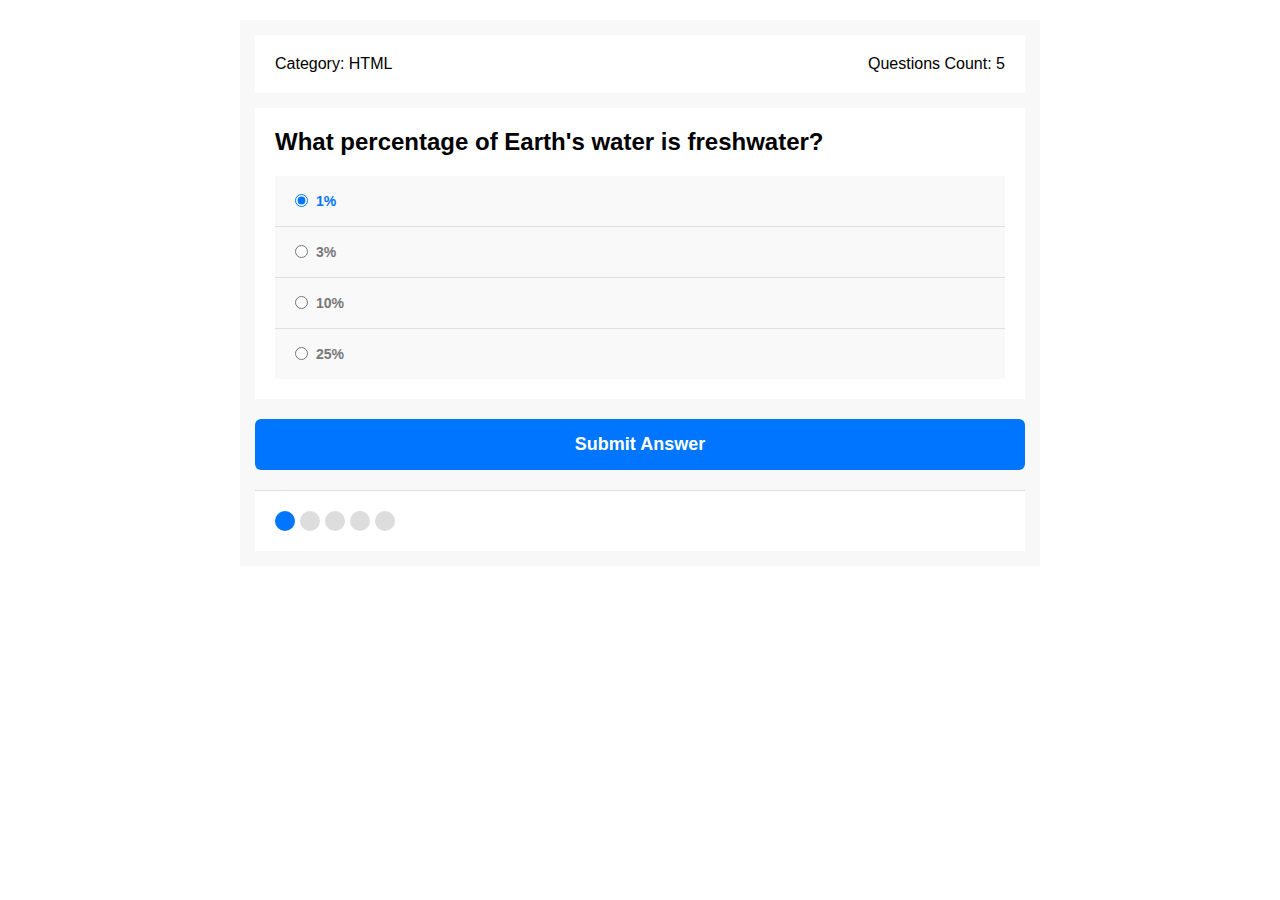
<file: quiz System/index.html>
<!DOCTYPE html>
<html lang="en">
  <head>
    <meta charset="UTF-8" />
    <meta name="viewport" content="width=device-width, initial-scale=1.0" />
    <title>Quiz App</title>
    <link rel="stylesheet" href="./style.css" />
  </head>
  <body>
    <div class="quiz-app">
      <div class="quiz-info">
        <div class="category">Category: <span>HTML</span></div>
        <div class="count">Questions Count: <span></span></div>
      </div>
      <div class="quiz-area"></div>
      <div class="answers-area"></div>
      <button class="submit-button">Submit Answer</button>
      <div class="bullets">
        <div class="spans"></div>
        <div class="countdown"></div>
      </div>
      <div class="results"></div>
    </div>
    <script src="./logic.js"></script>
  </body>
</html>
</file>
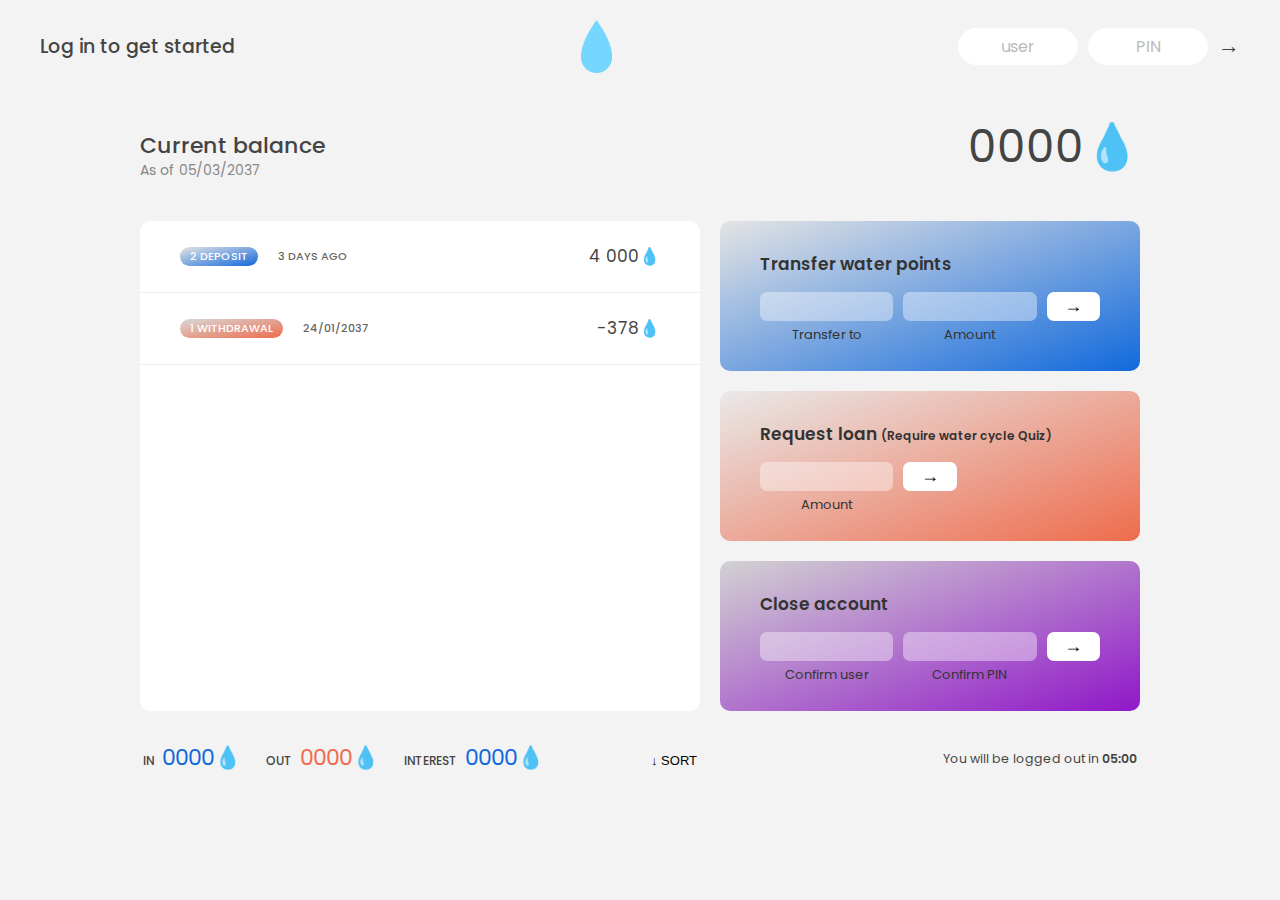
<file: Water Bank/index.html>
<!DOCTYPE html>
<html lang="en">
  <head>
    <meta charset="UTF-8" />
    <meta name="viewport" content="width=device-width, initial-scale=1.0" />
    <meta http-equiv="X-UA-Compatible" content="ie=edge" />
    <link rel="shortcut icon" type="image/png" href="/icon.png" />

    <link
      href="https://fonts.googleapis.com/css?family=Poppins:400,500,600&display=swap"
      rel="stylesheet"
    />

    <link rel="stylesheet" href="style.css" />
    <title>Bankist</title>
  </head>
  <body>
    <!-- TOP NAVIGATION -->
    <nav>
      <p class="welcome">Log in to get started</p>
      <img src="./thenewlogo.png" alt="Logo" class="logo" />
      <form class="login">
        <input
          type="text"
          placeholder="user"
          class="login__input login__input--user"
        />
        <!-- In practice, use type="password" -->
        <input
          type="text"
          placeholder="PIN"
          maxlength="4"
          class="login__input login__input--pin"
        />
        <button class="login__btn">&rarr;</button>
      </form>
    </nav>

    <main class="app">
      <!-- BALANCE -->
      <div class="balance">
        <div>
          <p class="balance__label">Current balance</p>
          <p class="balance__date">
            As of <span class="date">05/03/2037</span>
          </p>
        </div>
        <p class="balance__value">0000💧</p>
      </div>

      <!-- MOVEMENTS -->
      <div class="movements">
        <div class="movements__row">
          <div class="movements__type movements__type--deposit">2 deposit</div>
          <div class="movements__date">3 days ago</div>
          <div class="movements__value">4 000💧</div>
        </div>
        <div class="movements__row">
          <div class="movements__type movements__type--withdrawal">
            1 withdrawal
          </div>
          <div class="movements__date">24/01/2037</div>
          <div class="movements__value">-378💧</div>
        </div>
      </div>

      <!-- SUMMARY -->
      <div class="summary">
        <p class="summary__label">In</p>
        <p class="summary__value summary__value--in">0000💧</p>
        <p class="summary__label">Out</p>
        <p class="summary__value summary__value--out">0000💧</p>
        <p class="summary__label">Interest</p>
        <p class="summary__value summary__value--interest">0000💧</p>
        <button class="btn--sort">&downarrow; SORT</button>
      </div>

      <!-- OPERATION: TRANSFERS -->
      <div class="operation operation--transfer">
        <h2>Transfer water points</h2>
        <form class="form form--transfer">
          <input type="text" class="form__input form__input--to" />
          <input type="number" class="form__input form__input--amount" />
          <button class="form__btn form__btn--transfer">&rarr;</button>
          <label class="form__label">Transfer to</label>
          <label class="form__label">Amount</label>
        </form>
      </div>

      <!-- OPERATION: LOAN -->
      <div class="operation operation--loan">
        <h2>Request loan <span>(Require water cycle Quiz)</span></h2>
        <form class="form form--loan">
          <input type="number" class="form__input form__input--loan-amount" />
          <button class="form__btn form__btn--loan">&rarr;</button>
          <label class="form__label form__label--loan">Amount</label>
        </form>
      </div>

      <!-- OPERATION: CLOSE -->
      <div class="operation operation--close">
        <h2>Close account</h2>
        <form class="form form--close">
          <input type="text" class="form__input form__input--user" />
          <input
            type="password"
            maxlength="6"
            class="form__input form__input--pin"
          />
          <button class="form__btn form__btn--close">&rarr;</button>
          <label class="form__label">Confirm user</label>
          <label class="form__label">Confirm PIN</label>
        </form>
      </div>

      <!-- LOGOUT TIMER -->
      <p class="logout-timer">
        You will be logged out in <span class="timer">05:00</span>
      </p>
    </main>

    <!-- <footer>
      &copy; by Jonas Schmedtmann. Don't claim as your own :)
    </footer> -->

    <script src="script.js"></script>
  </body>
</html>
</file>
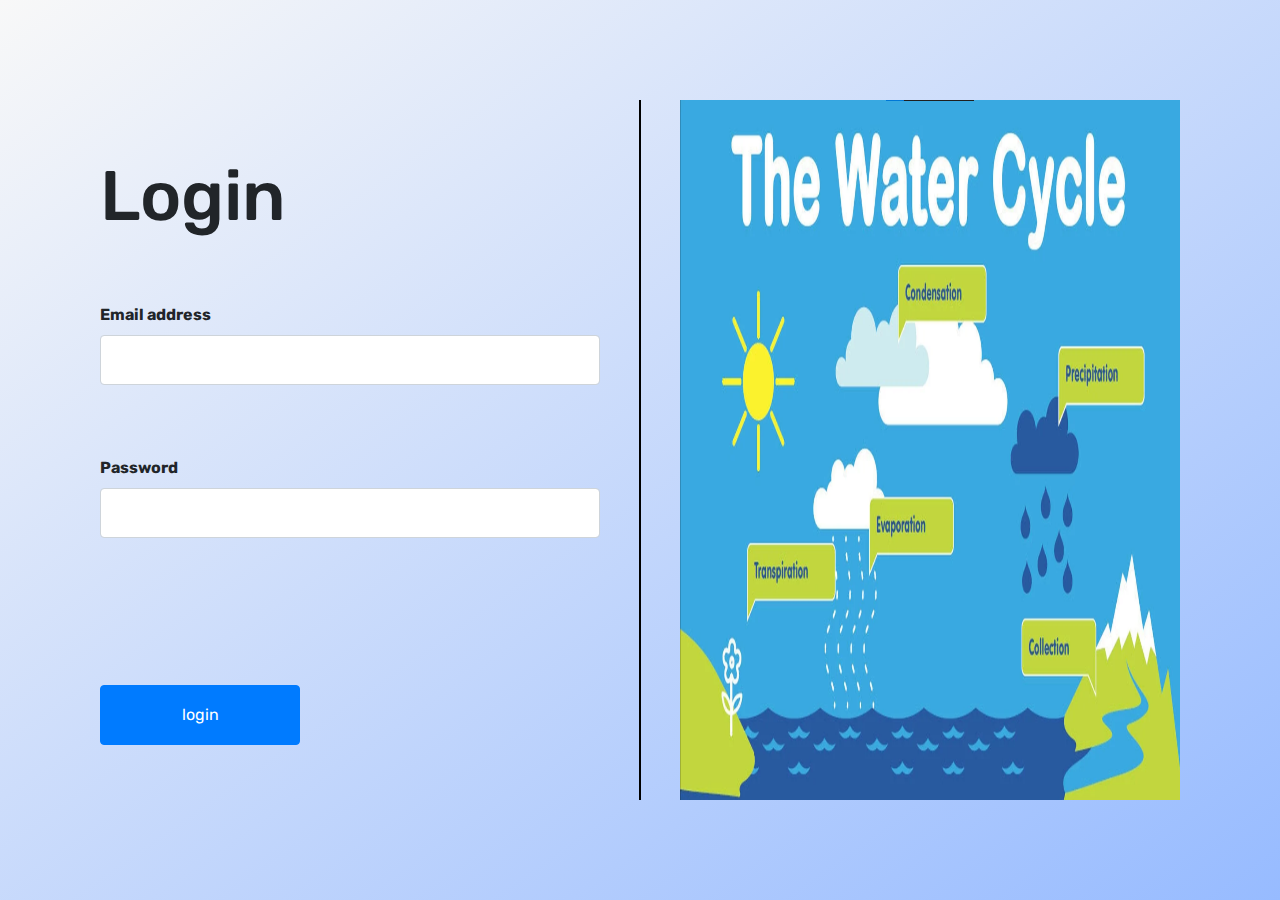
<file: HTML/login.html>
<!DOCTYPE html>
<html lang="en">
  <head>
    <meta charset="UTF-8" />
    <meta name="viewport" content="width=device-width, initial-scale=1.0" />
    <link rel="stylesheet" href="../CSS/login.css" />
    <link
      rel="stylesheet"
      href="https://cdnjs.cloudflare.com/ajax/libs/font-awesome/5.15.4/css/all.min.css"
    />
    <link
      rel="stylesheet"
      href="https://cdn.jsdelivr.net/npm/bootstrap@4.0.0/dist/css/bootstrap.min.css"
      integrity="sha384-Gn5384xqQ1aoWXA+058RXPxPg6fy4IWvTNh0E263XmFcJlSAwiGgFAW/dAiS6JXm"
      crossorigin="anonymous"
    />
    <link rel="preconnect" href="https://fonts.googleapis.com" />
    <link rel="preconnect" href="https://fonts.gstatic.com" crossorigin />
    <link
      href="https://fonts.googleapis.com/css2?family=Roboto:ital,wght@0,100;0,300;0,400;0,500;0,700;0,900;1,100;1,300;1,400;1,500;1,700;1,900&family=Rubik:ital,wght@0,300;0,400;0,500;0,600;0,700;0,800;0,900;1,300;1,400;1,500;1,600;1,700;1,800;1,900&family=Work+Sans:wght@200;300;400;500;600;700;800&display=swap"
      rel="stylesheet"
    />
    <title>Login</title>
  </head>
  <body>
    <div class="login-container">
      <div class="content">
        <h1>Login</h1>
        <div class="mb-3">
          <label for="exampleInputEmail1" class="form-label"
            >Email address</label
          >
          <input
            type="email"
            class="form-control field mail-input-login"
            id="exampleInputEmail1"
            aria-describedby="emailHelp"
          />
        </div>
        <div class="mb-3">
          <label for="exampleInputPassword1" class="form-label">Password</label>
          <input
            type="password"
            class="form-control field password-input-login"
            id="exampleInputPassword1"
          />
        </div>
        <p class="alert-wrong-data">
          *Wrong Data, Please check the Mail or Password !
        </p>
        <a href="./main.html">
          <button
            type="submit"
            class="btn btn-primary button-login login-btn-enter"
          >
            login
          </button>
        </a>
      </div>
      <img src="../images/login_img1.jpg" alt="" />
    </div>
    <link rel="stylesheet" href="../bootStrap/all.min.js" />
    <link rel="stylesheet" href="../bootStrap/bootstrap.bundle.min.js" />
    <link rel="stylesheet" href="../bootStrap/bootstrap.bundle.min.js.map" />
    <script src="../Data/main.js"></script>
  </body>
</html>
</file>
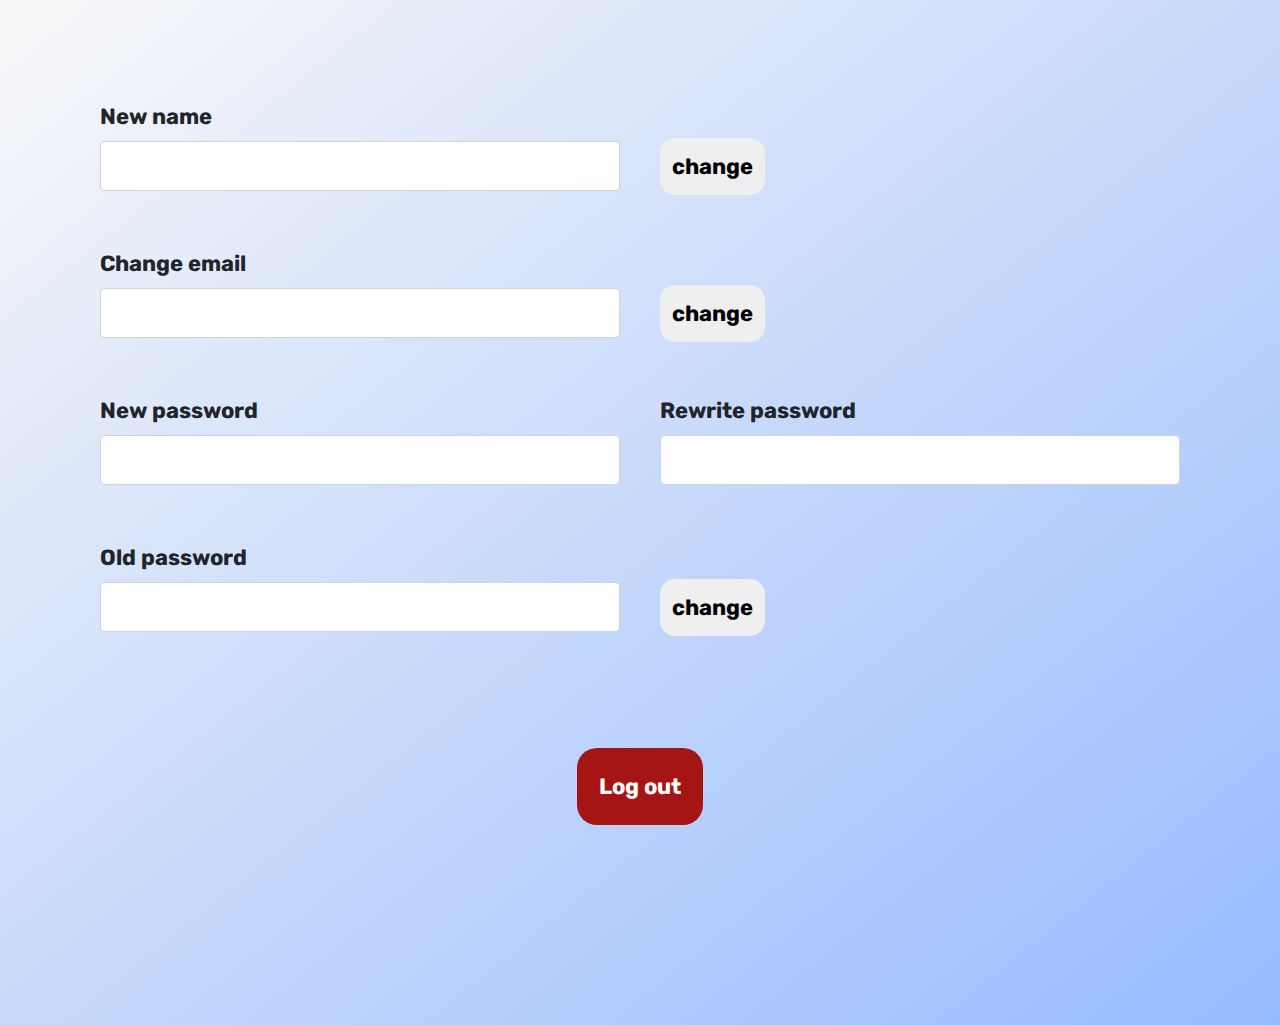
<file: HTML/setting.html>
<!DOCTYPE html>
<html lang="en">
  <head>
    <meta charset="UTF-8" />
    <meta name="viewport" content="width=device-width, initial-scale=1.0" />
    <link rel="stylesheet" href="../CSS/setting.css" />
    <link
      rel="stylesheet"
      href="https://cdnjs.cloudflare.com/ajax/libs/font-awesome/5.15.4/css/all.min.css"
    />
    <link
      rel="stylesheet"
      href="https://cdn.jsdelivr.net/npm/bootstrap@4.0.0/dist/css/bootstrap.min.css"
      integrity="sha384-Gn5384xqQ1aoWXA+058RXPxPg6fy4IWvTNh0E263XmFcJlSAwiGgFAW/dAiS6JXm"
      crossorigin="anonymous"
    />
    <link rel="preconnect" href="https://fonts.googleapis.com" />
    <link rel="preconnect" href="https://fonts.gstatic.com" crossorigin />
    <link
      href="https://fonts.googleapis.com/css2?family=Roboto:ital,wght@0,100;0,300;0,400;0,500;0,700;0,900;1,100;1,300;1,400;1,500;1,700;1,900&family=Rubik:ital,wght@0,300;0,400;0,500;0,600;0,700;0,800;0,900;1,300;1,400;1,500;1,600;1,700;1,800;1,900&family=Work+Sans:wght@200;300;400;500;600;700;800&display=swap"
      rel="stylesheet"
    />
    <title>Login</title>
  </head>
  <body>
    <div class="setting-container">
      <form action="">
        <div class="mb-3">
          <label for="name" class="form-label label-title">New name</label>
          <input
            type="text"
            class="form-control input-field"
            id="name"
            aria-describedby="emailHelp"
          />
        </div>
        <div class="change">
          <button>change</button>
        </div>
        <div class="mb-3">
          <label for="exampleInputEmail1" class="form-label label-title"
            >Change email</label
          >
          <input
            type="email"
            class="form-control input-field"
            id="exampleInputEmail1"
            aria-describedby="emailHelp"
          />
        </div>
        <div class="change">
          <button>change</button>
        </div>
        <div class="mb-3">
          <label for="exampleInputPassword1" class="form-label label-title"
            >New password</label
          >
          <input
            type="password"
            class="form-control input-field"
            id="exampleInputPassword1"
          />
        </div>
        <div class="mb-3">
          <label for="exampleInputPassword1" class="form-label label-title"
            >Rewrite password</label
          >
          <input
            type="password"
            class="form-control input-field"
            id="exampleInputPassword1"
          />
        </div>
        <div class="mb-3">
          <label for="exampleInputPassword1" class="form-label label-title"
            >Old password</label
          >
          <input
            type="password"
            class="form-control input-field"
            id="exampleInputPassword1"
          />
        </div>
        <div class="change">
          <button>change</button>
        </div>
      </form>
      <div class="logout">
        <a href="./start.html"><button>Log out</button></a>
      </div>
    </div>
    <link rel="stylesheet" href="../bootStrap/all.min.js" />
    <link rel="stylesheet" href="../bootStrap/bootstrap.bundle.min.js" />
    <link rel="stylesheet" href="../bootStrap/bootstrap.bundle.min.js.map" />
  </body>
</html>
</file>
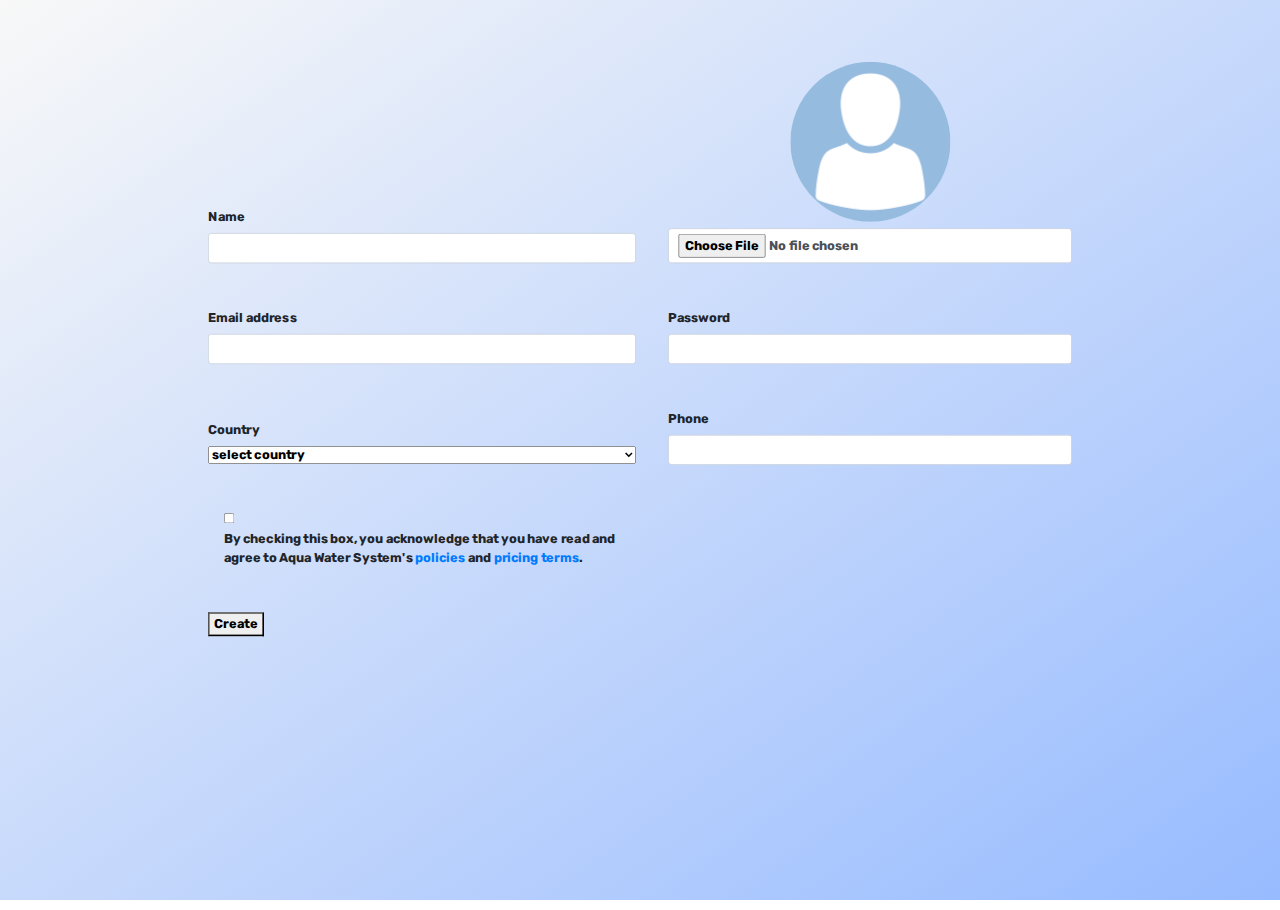
<file: HTML/sign up.html>
<!DOCTYPE html>
<html lang="en">
  <head>
    <meta charset="UTF-8" />
    <meta name="viewport" content="width=device-width, initial-scale=1.0" />
    <link rel="stylesheet" href="../CSS/sign up.css" />
    <link
      rel="stylesheet"
      href="https://cdnjs.cloudflare.com/ajax/libs/font-awesome/5.15.4/css/all.min.css"
    />
    <link
      rel="stylesheet"
      href="https://cdn.jsdelivr.net/npm/bootstrap@4.0.0/dist/css/bootstrap.min.css"
      integrity="sha384-Gn5384xqQ1aoWXA+058RXPxPg6fy4IWvTNh0E263XmFcJlSAwiGgFAW/dAiS6JXm"
      crossorigin="anonymous"
    />
    <link rel="preconnect" href="https://fonts.googleapis.com" />
    <link rel="preconnect" href="https://fonts.gstatic.com" crossorigin />
    <link
      href="https://fonts.googleapis.com/css2?family=Roboto:ital,wght@0,100;0,300;0,400;0,500;0,700;0,900;1,100;1,300;1,400;1,500;1,700;1,900&family=Rubik:ital,wght@0,300;0,400;0,500;0,600;0,700;0,800;0,900;1,300;1,400;1,500;1,600;1,700;1,800;1,900&family=Work+Sans:wght@200;300;400;500;600;700;800&display=swap"
      rel="stylesheet"
    />
    <title>Create account</title>
  </head>
  <body>
    <div class="sign-up-container">
      <form action="">
        <div class="mb-3">
          <label for="name" class=" ">Name</label>
          <input
            type="text"
            class="form-control"
            id="name"
            aria-describedby="emailHelp"
          />
        </div>
        <div class="mb-3">
          <label class="upload-label" for="formFile"
            ><img class="upload_photo" src="../images/avatar.png" alt=""
          /></label>
          <input
            class="form-control"
            type="file"
            id="formFile"
            placeholder="Upload"
          />
        </div>
        <div class="mb-3">
          <label for="exampleInputEmail1" class="form-label-mail"
            >Email address</label
          >
          <input
            type="email"
            class="form-control"
            id="exampleInputEmail1"
            aria-describedby="emailHelp"
          />
        </div>
        <div class="mb-3">
          <label for="exampleInputPassword1" class="form-label-password"
            >Password</label
          >
          <input
            type="password"
            class="form-control"
            id="exampleInputPassword1"
          />
        </div>
        <div class="mb-3">
          <label for="validationDefault03" class="form-label-country"
            >Country</label
          >
          <select
            class="form-select"
            id="validationDefault03"
            required
            name="country"
          >
            <option>select country</option>
            <option value="AF">Afghanistan</option>
            <option value="AX">Aland Islands</option>
            <option value="AL">Albania</option>
            <option value="DZ">Algeria</option>
            <option value="AS">American Samoa</option>
            <option value="AD">Andorra</option>
            <option value="AO">Angola</option>
            <option value="AI">Anguilla</option>
            <option value="AQ">Antarctica</option>
            <option value="AG">Antigua and Barbuda</option>
            <option value="AR">Argentina</option>
            <option value="AM">Armenia</option>
            <option value="AW">Aruba</option>
            <option value="AU">Australia</option>
            <option value="AT">Austria</option>
            <option value="AZ">Azerbaijan</option>
            <option value="BS">Bahamas</option>
            <option value="BH">Bahrain</option>
            <option value="BD">Bangladesh</option>
            <option value="BB">Barbados</option>
            <option value="BY">Belarus</option>
            <option value="BE">Belgium</option>
            <option value="BZ">Belize</option>
            <option value="BJ">Benin</option>
            <option value="BM">Bermuda</option>
            <option value="BT">Bhutan</option>
            <option value="BO">Bolivia</option>
            <option value="BQ">Bonaire, Sint Eustatius and Saba</option>
            <option value="BA">Bosnia and Herzegovina</option>
            <option value="BW">Botswana</option>
            <option value="BV">Bouvet Island</option>
            <option value="BR">Brazil</option>
            <option value="IO">British Indian Ocean Territory</option>
            <option value="BN">Brunei Darussalam</option>
            <option value="BG">Bulgaria</option>
            <option value="BF">Burkina Faso</option>
            <option value="BI">Burundi</option>
            <option value="KH">Cambodia</option>
            <option value="CM">Cameroon</option>
            <option value="CA">Canada</option>
            <option value="CV">Cape Verde</option>
            <option value="KY">Cayman Islands</option>
            <option value="CF">Central African Republic</option>
            <option value="TD">Chad</option>
            <option value="CL">Chile</option>
            <option value="CN">China</option>
            <option value="CX">Christmas Island</option>
            <option value="CC">Cocos (Keeling) Islands</option>
            <option value="CO">Colombia</option>
            <option value="KM">Comoros</option>
            <option value="CG">Congo</option>
            <option value="CD">Congo, Democratic Republic of the Congo</option>
            <option value="CK">Cook Islands</option>
            <option value="CR">Costa Rica</option>
            <option value="CI">Cote D'Ivoire</option>
            <option value="HR">Croatia</option>
            <option value="CU">Cuba</option>
            <option value="CW">Curacao</option>
            <option value="CY">Cyprus</option>
            <option value="CZ">Czech Republic</option>
            <option value="DK">Denmark</option>
            <option value="DJ">Djibouti</option>
            <option value="DM">Dominica</option>
            <option value="DO">Dominican Republic</option>
            <option value="EC">Ecuador</option>
            <option value="EG">Egypt</option>
            <option value="SV">El Salvador</option>
            <option value="GQ">Equatorial Guinea</option>
            <option value="ER">Eritrea</option>
            <option value="EE">Estonia</option>
            <option value="ET">Ethiopia</option>
            <option value="FK">Falkland Islands (Malvinas)</option>
            <option value="FO">Faroe Islands</option>
            <option value="FJ">Fiji</option>
            <option value="FI">Finland</option>
            <option value="FR">France</option>
            <option value="GF">French Guiana</option>
            <option value="PF">French Polynesia</option>
            <option value="TF">French Southern Territories</option>
            <option value="GA">Gabon</option>
            <option value="GM">Gambia</option>
            <option value="GE">Georgia</option>
            <option value="DE">Germany</option>
            <option value="GH">Ghana</option>
            <option value="GI">Gibraltar</option>
            <option value="GR">Greece</option>
            <option value="GL">Greenland</option>
            <option value="GD">Grenada</option>
            <option value="GP">Guadeloupe</option>
            <option value="GU">Guam</option>
            <option value="GT">Guatemala</option>
            <option value="GG">Guernsey</option>
            <option value="GN">Guinea</option>
            <option value="GW">Guinea-Bissau</option>
            <option value="GY">Guyana</option>
            <option value="HT">Haiti</option>
            <option value="HM">Heard Island and Mcdonald Islands</option>
            <option value="VA">Holy See (Vatican City State)</option>
            <option value="HN">Honduras</option>
            <option value="HK">Hong Kong</option>
            <option value="HU">Hungary</option>
            <option value="IS">Iceland</option>
            <option value="IN">India</option>
            <option value="ID">Indonesia</option>
            <option value="IR">Iran, Islamic Republic of</option>
            <option value="IQ">Iraq</option>
            <option value="IE">Ireland</option>
            <option value="IM">Isle of Man</option>
            <option value="IL">Israel</option>
            <option value="IT">Italy</option>
            <option value="JM">Jamaica</option>
            <option value="JP">Japan</option>
            <option value="JE">Jersey</option>
            <option value="JO">Jordan</option>
            <option value="KZ">Kazakhstan</option>
            <option value="KE">Kenya</option>
            <option value="KI">Kiribati</option>
            <option value="KP">Korea, Democratic People's Republic of</option>
            <option value="KR">Korea, Republic of</option>
            <option value="XK">Kosovo</option>
            <option value="KW">Kuwait</option>
            <option value="KG">Kyrgyzstan</option>
            <option value="LA">Lao People's Democratic Republic</option>
            <option value="LV">Latvia</option>
            <option value="LB">Lebanon</option>
            <option value="LS">Lesotho</option>
            <option value="LR">Liberia</option>
            <option value="LY">Libyan Arab Jamahiriya</option>
            <option value="LI">Liechtenstein</option>
            <option value="LT">Lithuania</option>
            <option value="LU">Luxembourg</option>
            <option value="MO">Macao</option>
            <option value="MK">
              Macedonia, the Former Yugoslav Republic of
            </option>
            <option value="MG">Madagascar</option>
            <option value="MW">Malawi</option>
            <option value="MY">Malaysia</option>
            <option value="MV">Maldives</option>
            <option value="ML">Mali</option>
            <option value="MT">Malta</option>
            <option value="MH">Marshall Islands</option>
            <option value="MQ">Martinique</option>
            <option value="MR">Mauritania</option>
            <option value="MU">Mauritius</option>
            <option value="YT">Mayotte</option>
            <option value="MX">Mexico</option>
            <option value="FM">Micronesia, Federated States of</option>
            <option value="MD">Moldova, Republic of</option>
            <option value="MC">Monaco</option>
            <option value="MN">Mongolia</option>
            <option value="ME">Montenegro</option>
            <option value="MS">Montserrat</option>
            <option value="MA">Morocco</option>
            <option value="MZ">Mozambique</option>
            <option value="MM">Myanmar</option>
            <option value="NA">Namibia</option>
            <option value="NR">Nauru</option>
            <option value="NP">Nepal</option>
            <option value="NL">Netherlands</option>
            <option value="AN">Netherlands Antilles</option>
            <option value="NC">New Caledonia</option>
            <option value="NZ">New Zealand</option>
            <option value="NI">Nicaragua</option>
            <option value="NE">Niger</option>
            <option value="NG">Nigeria</option>
            <option value="NU">Niue</option>
            <option value="NF">Norfolk Island</option>
            <option value="MP">Northern Mariana Islands</option>
            <option value="NO">Norway</option>
            <option value="OM">Oman</option>
            <option value="PK">Pakistan</option>
            <option value="PW">Palau</option>
            <option value="PS">Palestinian Territory, Occupied</option>
            <option value="PA">Panama</option>
            <option value="PG">Papua New Guinea</option>
            <option value="PY">Paraguay</option>
            <option value="PE">Peru</option>
            <option value="PH">Philippines</option>
            <option value="PN">Pitcairn</option>
            <option value="PL">Poland</option>
            <option value="PT">Portugal</option>
            <option value="PR">Puerto Rico</option>
            <option value="QA">Qatar</option>
            <option value="RE">Reunion</option>
            <option value="RO">Romania</option>
            <option value="RU">Russian Federation</option>
            <option value="RW">Rwanda</option>
            <option value="BL">Saint Barthelemy</option>
            <option value="SH">Saint Helena</option>
            <option value="KN">Saint Kitts and Nevis</option>
            <option value="LC">Saint Lucia</option>
            <option value="MF">Saint Martin</option>
            <option value="PM">Saint Pierre and Miquelon</option>
            <option value="VC">Saint Vincent and the Grenadines</option>
            <option value="WS">Samoa</option>
            <option value="SM">San Marino</option>
            <option value="ST">Sao Tome and Principe</option>
            <option value="SA">Saudi Arabia</option>
            <option value="SN">Senegal</option>
            <option value="RS">Serbia</option>
            <option value="CS">Serbia and Montenegro</option>
            <option value="SC">Seychelles</option>
            <option value="SL">Sierra Leone</option>
            <option value="SG">Singapore</option>
            <option value="SX">Sint Maarten</option>
            <option value="SK">Slovakia</option>
            <option value="SI">Slovenia</option>
            <option value="SB">Solomon Islands</option>
            <option value="SO">Somalia</option>
            <option value="ZA">South Africa</option>
            <option value="GS">
              South Georgia and the South Sandwich Islands
            </option>
            <option value="SS">South Sudan</option>
            <option value="ES">Spain</option>
            <option value="LK">Sri Lanka</option>
            <option value="SD">Sudan</option>
            <option value="SR">Suriname</option>
            <option value="SJ">Svalbard and Jan Mayen</option>
            <option value="SZ">Swaziland</option>
            <option value="SE">Sweden</option>
            <option value="CH">Switzerland</option>
            <option value="SY">Syrian Arab Republic</option>
            <option value="TW">Taiwan, Province of China</option>
            <option value="TJ">Tajikistan</option>
            <option value="TZ">Tanzania, United Republic of</option>
            <option value="TH">Thailand</option>
            <option value="TL">Timor-Leste</option>
            <option value="TG">Togo</option>
            <option value="TK">Tokelau</option>
            <option value="TO">Tonga</option>
            <option value="TT">Trinidad and Tobago</option>
            <option value="TN">Tunisia</option>
            <option value="TR">Turkey</option>
            <option value="TM">Turkmenistan</option>
            <option value="TC">Turks and Caicos Islands</option>
            <option value="TV">Tuvalu</option>
            <option value="UG">Uganda</option>
            <option value="UA">Ukraine</option>
            <option value="AE">United Arab Emirates</option>
            <option value="GB">United Kingdom</option>
            <option value="US">United States</option>
            <option value="UM">United States Minor Outlying Islands</option>
            <option value="UY">Uruguay</option>
            <option value="UZ">Uzbekistan</option>
            <option value="VU">Vanuatu</option>
            <option value="VE">Venezuela</option>
            <option value="VN">Viet Nam</option>
            <option value="VG">Virgin Islands, British</option>
            <option value="VI">Virgin Islands, U.s.</option>
            <option value="WF">Wallis and Futuna</option>
            <option value="EH">Western Sahara</option>
            <option value="YE">Yemen</option>
            <option value="ZM">Zambia</option>
            <option value="ZW">Zimbabwe</option>
          </select>
        </div>
        <div class="mb-3">
          <label for="phone" class="form-label-phone">Phone</label>
          <input
            type="tel"
            class="form-control"
            id="phone"
            aria-describedby="emailHelp"
          />
        </div>
        <div class="mb-3 form-check privacy">
          <input
            type="checkbox"
            class="form-check-input-terms"
            id="exampleCheck1"
          />
          <label class="form-check-label" for="exampleCheck1"
            >By checking this box, you acknowledge that you have read and agree
            to Aqua Water System's <a href="#">policies</a> and
            <a href="#">pricing terms</a>.</label
          >
        </div>
        <div></div>

        <a href="#">
          <button
            class="buttonFormCreateNewAccount"
            type="submit"
            class="btn btn-primary"
          >
            Create
          </button>
        </a>
      </form>
    </div>
    <link rel="stylesheet" href="../bootStrap/all.min.js" />
    <link rel="stylesheet" href="../bootStrap/bootstrap.bundle.min.js" />
    <link rel="stylesheet" href="../bootStrap/bootstrap.bundle.min.js.map" />
    <script src="../Data/main.js"></script>
  </body>
</html>
</file>
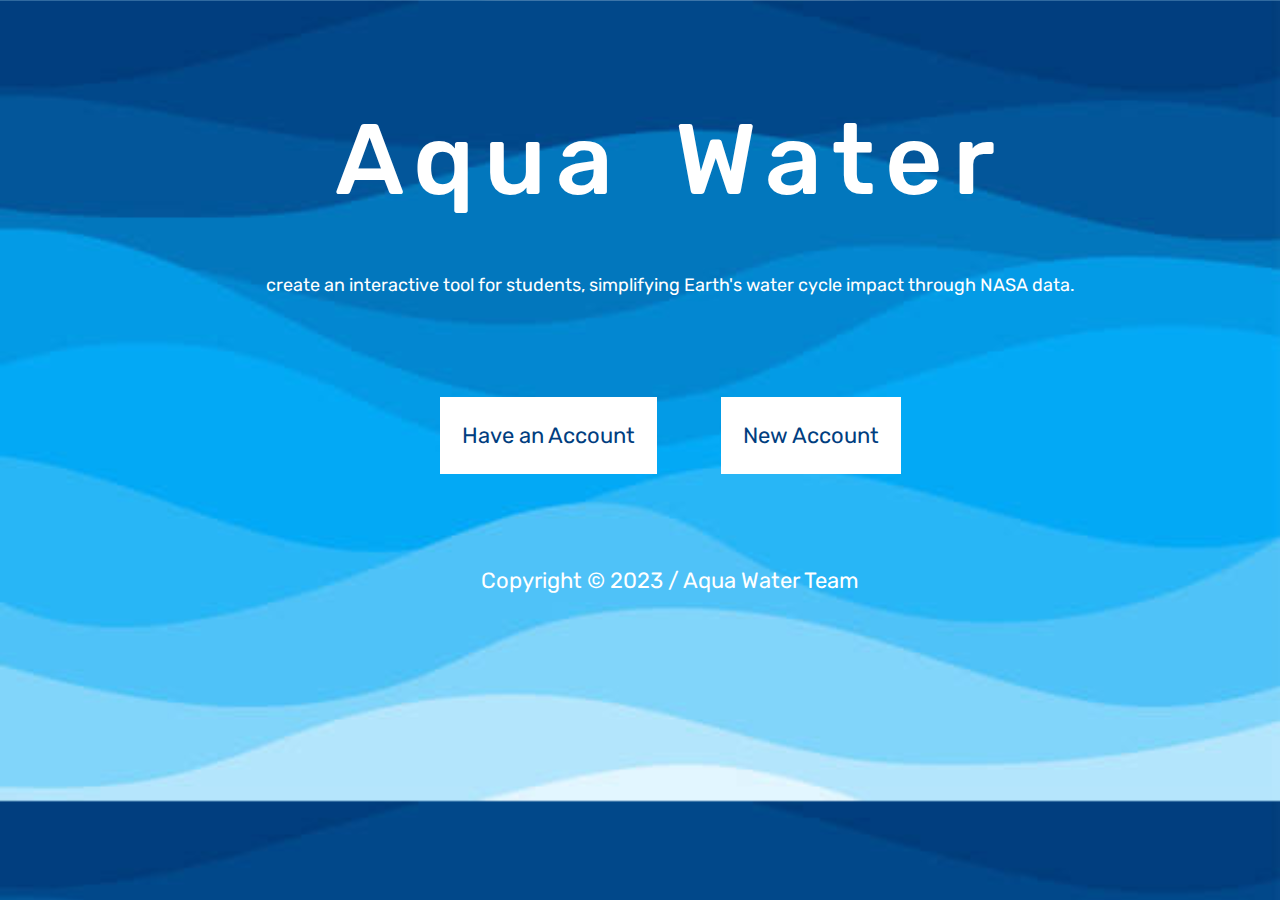
<file: HTML/start.html>
<!DOCTYPE html>
<html lang="en">
  <head>
    <meta charset="UTF-8" />
    <meta name="viewport" content="width=device-width, initial-scale=1.0" />
    <title>start</title>
    <link
      rel="stylesheet"
      href="../bootStrap/cdn.jsdelivr.net_npm_bootstrap@4.0.0_dist_css_bootstrap.min.css"
    />
    <link
      rel="stylesheet"
      href="../bootStrap/cdnjs.cloudflare.com_ajax_libs_font-awesome_5.15.4_css_all.min.css"
    />

    <link rel="stylesheet" href="../CSS/start.css" />
    <link rel="preconnect" href="https://fonts.googleapis.com" />
    <link rel="preconnect" href="https://fonts.gstatic.com" crossorigin />
    <link
      href="https://fonts.googleapis.com/css2?family=Roboto:ital,wght@0,100;0,300;0,400;0,500;0,700;0,900;1,100;1,300;1,400;1,500;1,700;1,900&family=Rubik:ital,wght@0,300;0,400;0,500;0,600;0,700;0,800;0,900;1,300;1,400;1,500;1,600;1,700;1,800;1,900&family=Work+Sans:wght@200;300;400;500;600;700;800&display=swap"
      rel="stylesheet"
    />
  </head>
  <body>
    <div class="container">
      <h1>Aqua Water</h1>
      <p>
        create an interactive tool for students, simplifying Earth's water cycle
        impact through NASA data.
      </p>
      <a href="./main.html"><button class="startBtn">Start</button></a>
      <div class="chooseStart">
        <a href="./login.html"
          ><button class="LoginBtn">Have an Account</button></a
        >
        <a href="./sign up.html"
          ><button class="SignUPBtn">New Account</button></a
        >
      </div>
      <div class="copy">Copyright &copy; 2023 / Aqua Water Team</div>
    </div>
  </body>
</html>
</file>
<file: quiz System/style.css>
* {
  box-sizing: border-box;
}
body {
  font-family: Tahoma, Arial;
}
.quiz-app {
  margin: 20px auto;
  width: 800px;
  background-color: #f8f8f8;
  padding: 15px;
}
.quiz-app .quiz-info {
  display: flex;
  background-color: #fff;
  padding: 20px;
}
.quiz-app .quiz-info .category {
  flex: 1;
}
.quiz-app .quiz-info .count {
  flex: 1;
  text-align: right;
}
.quiz-app .quiz-area {
  background-color: #fff;
  padding: 20px;
  margin-top: 15px;
}
.quiz-app .quiz-area h2 {
  margin: 0;
}
.quiz-app .answers-area {
  background-color: #fff;
  padding: 0 20px 20px;
}
.quiz-app .answers-area .answer {
  background-color: #f9f9f9;
  padding: 15px;
}
.quiz-app .answers-area .answer:not(:last-child) {
  border-bottom: 1px solid #dfdfdf;
}
.quiz-app .answers-area .answer input[type="Radio"]:checked + label {
  color: #0075ff;
}
.quiz-app .answers-area .answer label {
  cursor: pointer;
  font-weight: bold;
  color: #777;
  font-size: 14px;
  margin-left: 5px;
  position: relative;
  top: -1px;
}
.quiz-app .submit-button {
  background-color: #0075ff;
  display: block;
  width: 100%;
  padding: 15px;
  border: none;
  color: #fff;
  font-weight: bold;
  font-size: 18px;
  cursor: pointer;
  border-radius: 6px;
  margin: 20px auto;
}
.quiz-app .submit-button:focus {
  outline: none;
}
.quiz-app .bullets {
  border-top: 1px solid #dfdfdf;
  background-color: #fff;
  display: flex;
  padding: 20px;
}
.quiz-app .bullets .spans {
  flex: 1;
  display: flex;
}
.quiz-app .bullets .spans span {
  width: 20px;
  height: 20px;
  background-color: #ddd;
  margin-right: 5px;
  border-radius: 50%;
}
.quiz-app .bullets .spans span.on {
  background-color: #0075ff;
}
.quiz-app .results span {
  font-weight: bold;
}
.quiz-app .results span.bad {
  color: #dc0a0a;
}
.quiz-app .results span.good {
  color: #009688;
}
.quiz-app .results span.perfect {
  color: #0075ff;
}
</file>
<file: Water Bank/style.css>
/*
 * Use this CSS to learn some intersting techniques,
 * in case you're wondering how I built the UI.
 * Have fun! 😁
 */

* {
  margin: 0;
  padding: 0;
  box-sizing: inherit;
}

html {
  font-size: 62.5%;
  box-sizing: border-box;
}

body {
  font-family: 'Poppins', sans-serif;
  color: #444;
  background-color: #f3f3f3;
  height: 100vh;
  padding: 2rem;
}

nav {
  display: flex;
  justify-content: space-between;
  align-items: center;
  padding: 0 2rem;
}

.welcome {
  font-size: 1.9rem;
  font-weight: 500;
}

.logo {
  height: 5.25rem;
}

.login {
  display: flex;
}

.login__input {
  border: none;
  padding: 0.5rem 2rem;
  font-size: 1.6rem;
  font-family: inherit;
  text-align: center;
  width: 12rem;
  border-radius: 10rem;
  margin-right: 1rem;
  color: inherit;
  border: 1px solid #fff;
  transition: all 0.3s;
}

.login__input:focus {
  outline: none;
  border: 1px solid #ccc;
}

.login__input::placeholder {
  color: #bbb;
}

.login__btn {
  border: none;
  background: none;
  font-size: 2.2rem;
  color: inherit;
  cursor: pointer;
  transition: all 0.3s;
}

.login__btn:hover,
.login__btn:focus,
.btn--sort:hover,
.btn--sort:focus {
  outline: none;
  color: #777;
}

/* MAIN */
.app {
  position: relative;
  max-width: 100rem;
  margin: 4rem auto;
  display: grid;
  grid-template-columns: 4fr 3fr;
  grid-template-rows: auto repeat(3, 15rem) auto;
  gap: 2rem;

  /* NOTE This creates the fade in/out anumation */
  opacity: 1;
  transition: all 1s;
}

.balance {
  grid-column: 1 / span 2;
  display: flex;
  align-items: flex-end;
  justify-content: space-between;
  margin-bottom: 2rem;
}

.balance__label {
  font-size: 2.2rem;
  font-weight: 500;
  margin-bottom: -0.2rem;
}

.balance__date {
  font-size: 1.4rem;
  color: #888;
}

.balance__value {
  font-size: 4.5rem;
  font-weight: 400;
}

/* MOVEMENTS */
.movements {
  grid-row: 2 / span 3;
  background-color: #fff;
  border-radius: 1rem;
  overflow: scroll;
}

.movements__row {
  padding: 2.25rem 4rem;
  display: flex;
  align-items: center;
  border-bottom: 1px solid #eee;
}

.movements__type {
  font-size: 1.1rem;
  text-transform: uppercase;
  font-weight: 500;
  color: #fff;
  padding: 0.1rem 1rem;
  border-radius: 10rem;
  margin-right: 2rem;
}

.movements__date {
  font-size: 1.1rem;
  text-transform: uppercase;
  font-weight: 500;
  color: #666;
}

.movements__type--deposit {
  background-image: linear-gradient(to top left, #1169dc, #e4e4e4);
}

.movements__type--withdrawal {
  background-image: linear-gradient(to top left, #ee6c4d, #d8d8d8);
}

.movements__value {
  font-size: 1.7rem;
  margin-left: auto;
}

/* SUMMARY */
.summary {
  grid-row: 5 / 6;
  display: flex;
  align-items: baseline;
  padding: 0 0.3rem;
  margin-top: 1rem;
}

.summary__label {
  font-size: 1.2rem;
  font-weight: 500;
  text-transform: uppercase;
  margin-right: 0.8rem;
}

.summary__value {
  font-size: 2.2rem;
  margin-right: 2.5rem;
}

.summary__value--in,
.summary__value--interest {
  color: #1169dc;
}

.summary__value--out {
  color: #ee6c4d;
}

.btn--sort {
  margin-left: auto;
  border: none;
  background: none;
  font-size: 1.3rem;
  font-weight: 500;
  cursor: pointer;
}

/* OPERATIONS */
.operation {
  border-radius: 1rem;
  padding: 3rem 4rem;
  color: #333;
}

.operation--transfer {
  background-image: linear-gradient(to top left, #1169dc, #e4e4e4);
}

.operation--loan {
  background-image: linear-gradient(to top left, #ee6c4d, #e9e9e9);
}

.operation--loan h2 span {
  font-size: 12px;
}

.operation--close {
  background-image: linear-gradient(to top left, #9017c8, #d2d2d2);
}

h2 {
  margin-bottom: 1.5rem;
  font-size: 1.7rem;
  font-weight: 600;
  color: #333;
}

.form {
  display: grid;
  grid-template-columns: 2.5fr 2.5fr 1fr;
  grid-template-rows: auto auto;
  gap: 0.4rem 1rem;
}

/* Exceptions for interst */
.form.form--loan {
  grid-template-columns: 2.5fr 1fr 2.5fr;
}
.form__label--loan {
  grid-row: 2;
}
/* End exceptions */

.form__input {
  width: 100%;
  border: none;
  background-color: rgba(255, 255, 255, 0.4);
  font-family: inherit;
  font-size: 1.5rem;
  text-align: center;
  color: #333;
  padding: 0.3rem 1rem;
  border-radius: 0.7rem;
  transition: all 0.3s;
}

.form__input:focus {
  outline: none;
  background-color: rgba(255, 255, 255, 0.6);
}

.form__label {
  font-size: 1.3rem;
  text-align: center;
}

.form__btn {
  border: none;
  border-radius: 0.7rem;
  font-size: 1.8rem;
  background-color: #fff;
  cursor: pointer;
  transition: all 0.3s;
}

.form__btn:focus {
  outline: none;
  background-color: rgba(255, 255, 255, 0.8);
}

.logout-timer {
  padding: 0 0.3rem;
  margin-top: 1.9rem;
  text-align: right;
  font-size: 1.25rem;
}

.timer {
  font-weight: 600;
}
</file>
<file: CSS/login.css>
* {
  font-family: "Rubik";
  font-weight: bold;
}
body {
  background-image: linear-gradient(to bottom right, #f8f8f8, #97bbff);
}
.login-container {
  margin: 100px;
  display: flex;
  flex-wrap: wrap;
  justify-content: space-between;
  position: relative;
  height: calc(100vh - 200px);
}
.login-container::before {
  content: "";
  height: 100%;
  width: 2px;
  background-color: black;
  position: absolute;
  top: 0;
  left: 50%;
  transform: translateX(-50%);
}
.login-container .content {
  width: calc(50% - 40px);
  display: flex;
  flex-direction: column;
  justify-content: space-evenly;
  align-items: flex-start;
}
.login-container .content h1 {
  font-size: 70px;
}
.login-container .content .field {
  width: 500px;
  height: 50px;
}
.login-container img {
  width: calc(50% - 40px);
}
.login-container .content .button-login {
  width: 200px;
  height: 60px;
}

.alert-wrong-data {
  font-size: 13px;
  margin-top: -15px;
  color: red;
  opacity: 0;
}
</file>
<file: CSS/setting.css>
*{
    font-family: 'Rubik';
    font-weight: bold;
}
body{
    background-image: linear-gradient(to bottom right, #f8f8f8, #97bbff);
}
.setting-container{
    margin: 100px;
    display: flex;
    flex-direction: column;
}
.setting-container form{
    display: grid;
    grid-template-columns: repeat(2,1fr);
    gap: 40px;
    align-items: center;
}
.setting-container .label-title{
    font-size: 22px;
}

.setting-container .input-field{
    height: 50px;
}
.setting-container .change{
    margin-top: 25px;
}
.setting-container .change button{
font-size: 22px;
border-radius: 15px;
padding: 10px;
border-color: transparent;
cursor: pointer;
transition: 0.5s;
}
.setting-container .change button:hover{
    background-color: #afadadad;
}
.setting-container .logout{
    margin: 100px auto;
}
.setting-container .logout button{
font-size: 22px;
border-radius: 20px;
padding: 20px;
background-color: #a51515;
color: white;
border-color: transparent;
cursor: pointer;
transition: 0.5s;
}
.setting-container .logout button:hover{
    background-color: #4e0b0bc4;
}
</file>
<file: CSS/sign up.css>
* {
  font-family: "Rubik";
  font-weight: bold;
}
body {
  background-image: linear-gradient(to bottom right, #f8f8f8, #97bbff);
}
.sign-up-container {
  margin: 0px 100px;
  height: calc(100vh + 10px);
}

.sign-up-container form {
  margin-top: -10px;
  display: grid;
  grid-template-columns: repeat(2, 1fr);
  gap: 40px;
  justify-content: center;
  align-items: flex-end;
  transform: scale(0.8);
}
.upload-label {
  display: flex;
  justify-content: center;
  align-items: center;
}
.upload_photo {
  width: 200px;
  border-radius: 50%;
}
.form-select {
  min-width: 535px;
}
.buttonFormCreate {
  grid-column: span 2;
  width: 400px;
  margin: 0 auto;
}
.privacy {
  /* grid-column: span 2; */
  /* width: 600px; */
}
</file>
<file: CSS/start.css>
body {
  background-image: url(../images/StartBackground.jpg);
  background-size: cover;
  font-family: "Rubik";
}
.container {
  margin: 50px 100px;
  /* padding-top: 50px; */
  display: flex;
  justify-content: center;
  flex-direction: column;
  align-items: center;
}
.container h1 {
  color: white;
  font-size: 100px;
  word-spacing: 20px;
  letter-spacing: 10px;
  margin: 50px;
}
.container p {
  /* margin-top: px; */
  width: 50em;
  color: white;
  font-size: 18px;
  line-height: 1.7;
  text-align: center;
}
.container .startBtn {
  margin-top: 30px;
  padding: 20px 150px;
  font-size: 30px;
  border-radius: 70px;
  color: #013e7f;
  background-color: white;
  border-color: transparent;
  transition: 0.4s;
  cursor: pointer;
  display: none;
}
.container .startBtn:hover {
  font-size: 25px;
  background-color: #013e7f;
  color: white;
}
.container .copy {
  margin-top: 20px;
  font-size: 22px;
  color: white;
}

.SignUPBtn,
.LoginBtn {
  margin-top: 30px;
  padding: 20px;
  font-size: 22px;
  margin: 80px 30px 70px 30px;
  /* border-radius: 10px; */
  color: #013e7f;
  background-color: white;
  border-color: transparent;
  transition: 0.4s;
  cursor: pointer;
}

.SignUPBtn:hover,
.LoginBtn:hover {
  background-color: #52a0f4;
  color: white;
  border: 2px solid #0a4380;
}
</file>
